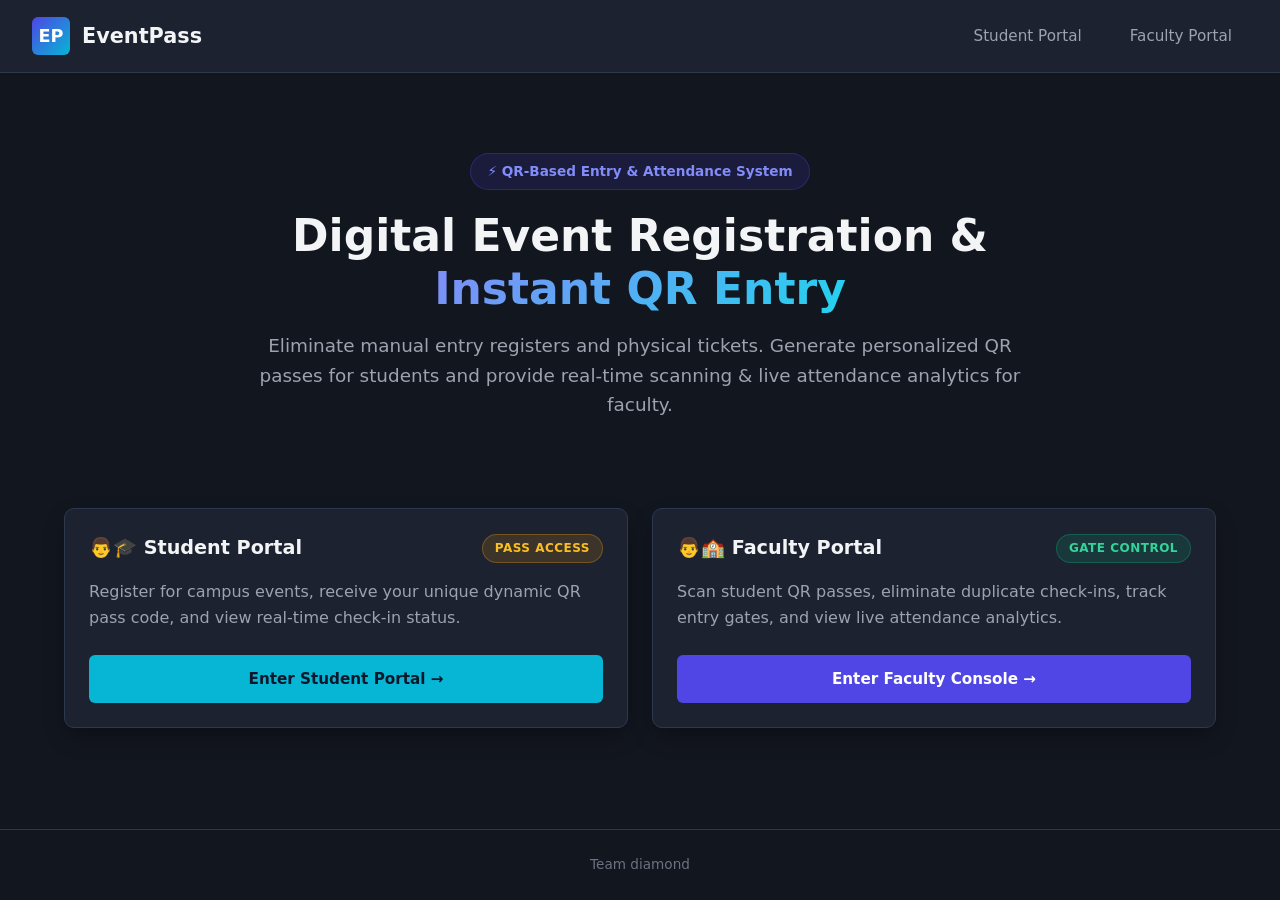
<file: frontend/index.html>
<!DOCTYPE html>
<html lang="en">
<head>
    <meta charset="UTF-8">
    <meta name="viewport" content="width=device-width, initial-scale=1.0">
    <title>EventPass - Digital Event Access & Verification</title>
    <link rel="stylesheet" href="css/style.css">
</head>
<body>

    <!-- Header Navigation -->
    <nav class="navbar">
        <a href="index.html" class="brand">
            <div class="brand-icon">EP</div>
            <span>EventPass</span>
        </a>
        <div class="nav-links">
            <a href="student_dashboard.html" class="nav-link">Student Portal</a>
            <a href="faculty_dashboard.html" class="nav-link">Faculty Portal</a>
        </div>
    </nav>

    <!-- Main Landing Container -->
    <main class="container">
        <section class="hero">
            <span class="hero-badge">⚡ QR-Based Entry & Attendance System</span>
            <h1>Digital Event Registration & <span>Instant QR Entry</span></h1>
            <p>
                Eliminate manual entry registers and physical tickets. Generate personalized QR passes for students and provide real-time scanning & live attendance analytics for faculty.
            </p>
        </section>

        <!-- Role Choice Grid -->
        <section class="grid-2">
            
            <!-- Student Portal Card -->
            <article class="card">
                <div class="card-title">
                    <span>👨🎓 Student Portal</span>
                    <span class="badge badge-pending">Pass Access</span>
                </div>
                <p style="margin-bottom: 1.5rem; color: var(--text-muted);">
                    Register for campus events, receive your unique dynamic QR pass code, and view real-time check-in status.
                </p>
                <a href="student_dashboard.html" class="btn btn-accent btn-full">
                    Enter Student Portal &rarr;
                </a>
            </article>

            <!-- Faculty Portal Card -->
            <article class="card">
                <div class="card-title">
                    <span>👨🏫 Faculty Portal</span>
                    <span class="badge badge-checkedin">Gate Control</span>
                </div>
                <p style="margin-bottom: 1.5rem; color: var(--text-muted);">
                    Scan student QR passes, eliminate duplicate check-ins, track entry gates, and view live attendance analytics.
                </p>
                <a href="faculty_dashboard.html" class="btn btn-primary btn-full">
                    Enter Faculty Console &rarr;
                </a>
            </article>

        </section>
    </main>

    <!-- Footer -->
    <footer>
        <p>Team diamond</p>
    </footer>

</body>
</html>
</file>
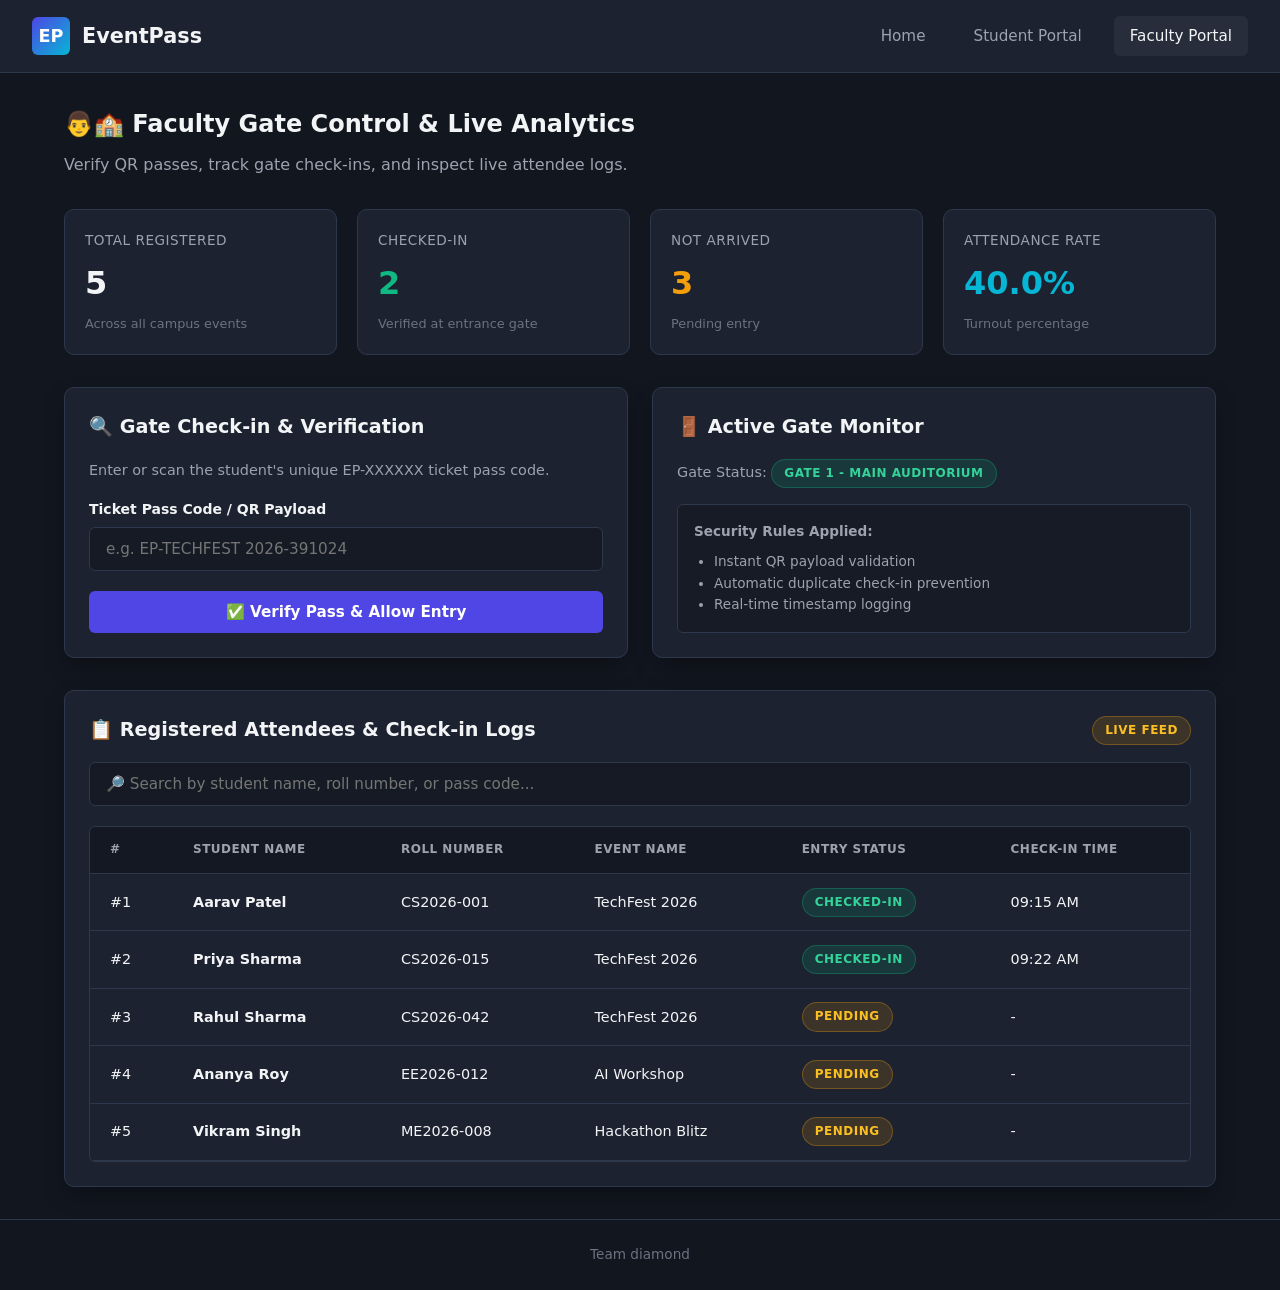
<file: frontend/faculty_dashboard.html>
<!DOCTYPE html>
<html lang="en">
<head>
    <meta charset="UTF-8">
    <meta name="viewport" content="width=device-width, initial-scale=1.0">
    <title>Faculty Console - EventPass</title>
    <link rel="stylesheet" href="css/style.css">
</head>
<body>

    <!-- Header Navigation -->
    <nav class="navbar">
        <a href="index.html" class="brand">
            <div class="brand-icon">EP</div>
            <span>EventPass</span>
        </a>
        <div class="nav-links">
            <a href="index.html" class="nav-link">Home</a>
            <a href="student_dashboard.html" class="nav-link">Student Portal</a>
            <a href="faculty_dashboard.html" class="nav-link active">Faculty Portal</a>
        </div>
    </nav>

    <!-- Main Content Container -->
    <main class="container">

        <h2 style="margin-bottom: 0.5rem;">👨🏫 Faculty Gate Control & Live Analytics</h2>
        <p style="color: var(--text-muted); margin-bottom: 2rem;">
            Verify QR passes, track gate check-ins, and inspect live attendee logs.
        </p>

        <!-- Stats Overview Widgets -->
        <section class="grid-4">
            <div class="stat-card">
                <div class="stat-label">Total Registered</div>
                <div class="stat-value" id="statTotal">0</div>
                <div class="stat-sub">Across all campus events</div>
            </div>
            <div class="stat-card">
                <div class="stat-label">Checked-In</div>
                <div class="stat-value" id="statCheckedIn" style="color: var(--success);">0</div>
                <div class="stat-sub">Verified at entrance gate</div>
            </div>
            <div class="stat-card">
                <div class="stat-label">Not Arrived</div>
                <div class="stat-value" id="statNotArrived" style="color: var(--warning);">0</div>
                <div class="stat-sub">Pending entry</div>
            </div>
            <div class="stat-card">
                <div class="stat-label">Attendance Rate</div>
                <div class="stat-value" id="statPercentage" style="color: var(--accent);">0%</div>
                <div class="stat-sub">Turnout percentage</div>
            </div>
        </section>

        <!-- Verification & Scanner Controls -->
        <div class="grid-2" style="margin-bottom: 2rem;">
            
            <!-- Gate Verification Input Card -->
            <section class="card">
                <h3 class="card-title">🔍 Gate Check-in & Verification</h3>
                <p style="color: var(--text-muted); font-size: 0.9rem; margin-bottom: 1rem;">
                    Enter or scan the student's unique <code>EP-XXXXXX</code> ticket pass code.
                </p>

                <!-- Feedback alert box -->
                <div id="scanAlertBox" class="alert alert-info" style="display: none;"></div>

                <div class="form-group">
                    <label class="form-label" for="manualPassInput">Ticket Pass Code / QR Payload</label>
                    <input type="text" id="manualPassInput" class="form-control" placeholder="e.g. EP-TECHFEST 2026-391024">
                </div>

                <button id="btnManualVerify" class="btn btn-primary btn-full">
                    ✅ Verify Pass & Allow Entry
                </button>
            </section>

            <!-- Gate Tracking Card -->
            <section class="card">
                <h3 class="card-title">🚪 Active Gate Monitor</h3>
                <p style="color: var(--text-muted); font-size: 0.9rem; margin-bottom: 1rem;">
                    Gate Status: <span class="badge badge-checkedin">Gate 1 - Main Auditorium</span>
                </p>
                <div style="background-color: rgba(0,0,0,0.2); padding: 1rem; border-radius: var(--radius-sm); border: 1px solid var(--border-color); font-size: 0.85rem;">
                    <p style="color: var(--text-muted); margin-bottom: 0.5rem;"><strong>Security Rules Applied:</strong></p>
                    <ul style="padding-left: 1.25rem; color: var(--text-muted);">
                        <li>Instant QR payload validation</li>
                        <li>Automatic duplicate check-in prevention</li>
                        <li>Real-time timestamp logging</li>
                    </ul>
                </div>
            </section>

        </div>

        <!-- Attendee Directory Table -->
        <section class="card">
            <div class="card-title">
                <span>📋 Registered Attendees & Check-in Logs</span>
                <span class="badge badge-pending">Live Feed</span>
            </div>

            <!-- Search Filter Input -->
            <div class="search-box">
                <input type="text" id="searchInput" class="form-control" placeholder="🔎 Search by student name, roll number, or pass code...">
            </div>

            <!-- Table -->
            <div class="table-responsive">
                <table class="table">
                    <thead>
                        <tr>
                            <th>#</th>
                            <th>Student Name</th>
                            <th>Roll Number</th>
                            <th>Event Name</th>
                            <th>Entry Status</th>
                            <th>Check-in Time</th>
                        </tr>
                    </thead>
                    <tbody id="attendeeTableBody">
                        <!-- Populated by faculty.js -->
                    </tbody>
                </table>
            </div>
        </section>

    </main>

    <!-- Footer -->
    <footer>
        <p>Team diamond</p>
    </footer>

    <!-- Separate JS File -->
    <script src="js/faculty.js"></script>
</body>
</html>
</file>
<file: frontend/css/style.css>
/* EventPass Modern CSS Stylesheet */

:root {
    --bg-dark: #12161f;
    --bg-card: #1c2230;
    --bg-card-hover: #242c3d;
    --border-color: #2e384d;
    --primary: #4f46e5;
    --primary-hover: #4338ca;
    --accent: #06b6d4;
    --accent-hover: #0891b2;
    --success: #10b981;
    --warning: #f59e0b;
    --danger: #ef4444;
    --text-main: #f3f4f6;
    --text-muted: #9ca3af;
    --text-dim: #6b7280;
    --radius-sm: 6px;
    --radius-md: 10px;
    --radius-lg: 16px;
    --shadow: 0 10px 25px -5px rgba(0, 0, 0, 0.4);
}

* {
    box-sizing: border-box;
    margin: 0;
    padding: 0;
    font-family: 'Segoe UI', system-ui, -apple-system, sans-serif;
}

body {
    background-color: var(--bg-dark);
    color: var(--text-main);
    line-height: 1.6;
    min-height: 100vh;
    display: flex;
    flex-direction: column;
}

/* Navbar */
.navbar {
    display: flex;
    justify-content: space-between;
    align-items: center;
    padding: 1rem 2rem;
    background-color: var(--bg-card);
    border-bottom: 1px solid var(--border-color);
}

.brand {
    display: flex;
    align-items: center;
    gap: 0.75rem;
    font-weight: 700;
    font-size: 1.3rem;
    color: var(--text-main);
    text-decoration: none;
}

.brand-icon {
    background: linear-gradient(135deg, var(--primary), var(--accent));
    color: white;
    width: 38px;
    height: 38px;
    border-radius: var(--radius-sm);
    display: flex;
    align-items: center;
    justify-content: center;
    font-size: 1.1rem;
}

.nav-links {
    display: flex;
    gap: 1rem;
    align-items: center;
}

.nav-link {
    color: var(--text-muted);
    text-decoration: none;
    padding: 0.5rem 1rem;
    border-radius: var(--radius-sm);
    transition: all 0.2s;
    font-size: 0.95rem;
}

.nav-link:hover, .nav-link.active {
    color: var(--text-main);
    background-color: rgba(255, 255, 255, 0.05);
}

/* Page Layout */
.container {
    max-width: 1200px;
    margin: 0 auto;
    padding: 2rem 1.5rem;
    width: 100%;
    flex: 1;
}

/* Hero Section */
.hero {
    text-align: center;
    padding: 3rem 1rem;
    max-width: 800px;
    margin: 0 auto;
}

.hero-badge {
    display: inline-block;
    padding: 0.4rem 1rem;
    background-color: rgba(79, 70, 229, 0.15);
    color: #818cf8;
    border-radius: 50px;
    font-size: 0.85rem;
    font-weight: 600;
    margin-bottom: 1.25rem;
    border: 1px solid rgba(79, 70, 229, 0.3);
}

.hero h1 {
    font-size: 2.75rem;
    font-weight: 800;
    margin-bottom: 1rem;
    line-height: 1.2;
}

.hero h1 span {
    background: linear-gradient(135deg, #818cf8, #22d3ee);
    -webkit-background-clip: text;
    -webkit-text-fill-color: transparent;
}

.hero p {
    color: var(--text-muted);
    font-size: 1.15rem;
    margin-bottom: 2.5rem;
}

/* Cards & Grid */
.grid-2 {
    display: grid;
    grid-template-columns: repeat(auto-fit, minmax(320px, 1fr));
    gap: 1.5rem;
}

.grid-4 {
    display: grid;
    grid-template-columns: repeat(auto-fit, minmax(220px, 1fr));
    gap: 1.25rem;
    margin-bottom: 2rem;
}

.card {
    background-color: var(--bg-card);
    border: 1px solid var(--border-color);
    border-radius: var(--radius-md);
    padding: 1.5rem;
    box-shadow: var(--shadow);
    transition: transform 0.2s, border-color 0.2s;
}

.card:hover {
    border-color: rgba(79, 70, 229, 0.5);
}

.card-title {
    font-size: 1.2rem;
    font-weight: 600;
    margin-bottom: 1rem;
    display: flex;
    align-items: center;
    justify-content: space-between;
}

/* Stat Cards */
.stat-card {
    background-color: var(--bg-card);
    border: 1px solid var(--border-color);
    border-radius: var(--radius-md);
    padding: 1.25rem;
}

.stat-label {
    color: var(--text-muted);
    font-size: 0.85rem;
    text-transform: uppercase;
    letter-spacing: 0.5px;
    margin-bottom: 0.4rem;
}

.stat-value {
    font-size: 2rem;
    font-weight: 700;
    color: var(--text-main);
}

.stat-sub {
    font-size: 0.8rem;
    color: var(--text-dim);
    margin-top: 0.25rem;
}

/* Buttons */
.btn {
    display: inline-flex;
    align-items: center;
    justify-content: center;
    gap: 0.5rem;
    padding: 0.75rem 1.5rem;
    border-radius: var(--radius-sm);
    font-weight: 600;
    text-decoration: none;
    cursor: pointer;
    border: none;
    font-size: 0.95rem;
    transition: all 0.2s;
}

.btn-primary {
    background-color: var(--primary);
    color: white;
}

.btn-primary:hover {
    background-color: var(--primary-hover);
}

.btn-accent {
    background-color: var(--accent);
    color: #0f172a;
}

.btn-accent:hover {
    background-color: var(--accent-hover);
}

.btn-full {
    width: 100%;
}

.btn-sm {
    padding: 0.4rem 0.85rem;
    font-size: 0.85rem;
}

/* Forms */
.form-group {
    margin-bottom: 1.25rem;
}

.form-label {
    display: block;
    font-size: 0.875rem;
    font-weight: 600;
    margin-bottom: 0.4rem;
    color: var(--text-main);
}

.form-control {
    width: 100%;
    padding: 0.75rem 1rem;
    background-color: rgba(0, 0, 0, 0.25);
    border: 1px solid var(--border-color);
    border-radius: var(--radius-sm);
    color: var(--text-main);
    font-size: 0.95rem;
    outline: none;
    transition: border-color 0.2s;
}

.form-control:focus {
    border-color: var(--primary);
}

select.form-control {
    cursor: pointer;
}

/* QR Pass Display Box */
.qr-pass-container {
    background: linear-gradient(145deg, #1e2538, #161b29);
    border: 2px dashed var(--primary);
    border-radius: var(--radius-lg);
    padding: 2rem;
    text-align: center;
    box-shadow: var(--shadow);
}

.qr-code-box {
    background-color: white;
    padding: 1rem;
    border-radius: var(--radius-md);
    display: inline-block;
    margin: 1.25rem 0;
    box-shadow: 0 4px 15px rgba(0,0,0,0.3);
}

.qr-code-box canvas, .qr-code-box img {
    display: block;
    margin: 0 auto;
}

/* Status Badges */
.badge {
    display: inline-block;
    padding: 0.25rem 0.75rem;
    border-radius: 50px;
    font-size: 0.75rem;
    font-weight: 700;
    text-transform: uppercase;
    letter-spacing: 0.5px;
}

.badge-pending {
    background-color: rgba(245, 158, 11, 0.15);
    color: #fbbf24;
    border: 1px solid rgba(245, 158, 11, 0.3);
}

.badge-checkedin {
    background-color: rgba(16, 185, 129, 0.15);
    color: #34d399;
    border: 1px solid rgba(16, 185, 129, 0.3);
}

.badge-rejected {
    background-color: rgba(239, 68, 68, 0.15);
    color: #f87171;
    border: 1px solid rgba(239, 68, 68, 0.3);
}

/* Tables */
.table-responsive {
    overflow-x: auto;
    border-radius: var(--radius-sm);
    border: 1px solid var(--border-color);
}

.table {
    width: 100%;
    border-collapse: collapse;
    text-align: left;
    font-size: 0.9rem;
}

.table th, .table td {
    padding: 0.85rem 1.25rem;
    border-bottom: 1px solid var(--border-color);
}

.table th {
    background-color: rgba(0, 0, 0, 0.3);
    color: var(--text-muted);
    font-weight: 600;
    text-transform: uppercase;
    font-size: 0.75rem;
    letter-spacing: 0.5px;
}

.table tbody tr:hover {
    background-color: var(--bg-card-hover);
}

/* Search Box */
.search-box {
    margin-bottom: 1.25rem;
}

/* Alert Boxes */
.alert {
    padding: 0.85rem 1.25rem;
    border-radius: var(--radius-sm);
    margin-bottom: 1rem;
    font-size: 0.9rem;
}

.alert-info {
    background-color: rgba(6, 182, 212, 0.15);
    border: 1px solid rgba(6, 182, 212, 0.3);
    color: #67e8f9;
}

.alert-success {
    background-color: rgba(16, 185, 129, 0.15);
    border: 1px solid rgba(16, 185, 129, 0.3);
    color: #6ee7b7;
}

.alert-warning {
    background-color: rgba(245, 158, 11, 0.15);
    border: 1px solid rgba(245, 158, 11, 0.3);
    color: #fde047;
}

/* Footer */
footer {
    text-align: center;
    padding: 1.5rem;
    color: var(--text-dim);
    font-size: 0.85rem;
    border-top: 1px solid var(--border-color);
    margin-top: auto;
}
</file>
